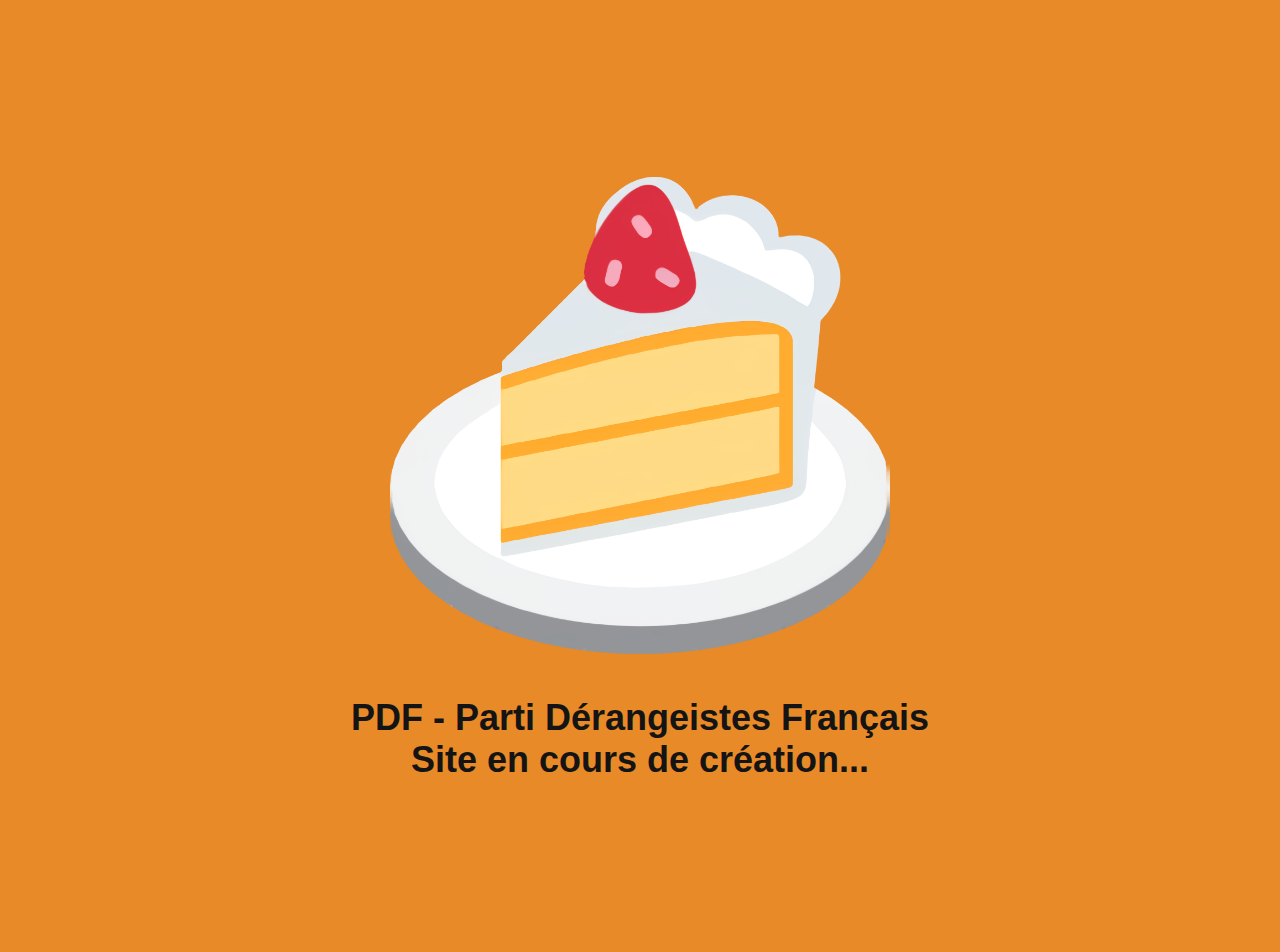
<file: index.html>
<!doctype html>
<html xmlns="https://www.w3.org/1999/xhtml">

<!--[Head - Titre, ico,]------------------------------------------------------------------------------------->

    <head>
         <meta http-equiv="Content-Type" content="text/html; charset=UTF-8" />
		 <meta name="google-site-verification" content="VZUv7LUMTmpJ7tJHoQ3MVZkgVF8niLLdKiYFX5UDDIw" />
		 <meta name="viewport" content="width=device-width, initial-scale=1.0">
         <title>PDF - Parti Dérangeistes Français</title>
         <link rel="stylesheet" href="style.css">
         <link rel="shortcut icon" type="image/png" href="logo-img-theme/logo/logo-2.png">
    </head>

<!--[Body - Menu]------------------------------------------------------------------------------------->

    <body>
		<!--
		<header>
			<nav>
			<ul>
			<li class="menu-list-1"><a href="index.html#prog">PDF</a>
				<ul class="sub-menu-1">
					<li><a href="">1</a></li>
					<li><a href="">2</a></li>
					<li><a href="">3</a></li>
					<li><a href="">4</a></li>
					<li><a href="">5</a></li>
				</ul>
			</li>
			<li class="menu-list-2"><a href="index.html#mouv">Les mouvements</a>
				<ul class="sub-menu-2">
					<li><a href="">1</a></li>
					<li><a href="">2</a></li>
					<li><a href="">3</a></li>
					<li><a href="">4</a></li>
					<li><a href="">5</a></li>
				</ul>
			</li>
			<li class="menu-list-3"><a href="index.html#lop">LOP</a>
				<ul class="sub-menu-3">
					<li><a href="">1</a></li>
					<li><a href="">2</a></li>
					<li><a href="">3</a></li>
					<li><a href="">4</a></li>
					<li><a href="">5</a></li>
				</ul>
			</li>
			<li class="menu-list-4"><a href="index.html#dout">Documents Utiles</a>
				<ul class="sub-menu-4">
					<li><a href="">1</a></li>
					<li><a href="">2</a></li>
					<li><a href="">3</a></li>
					<li><a href="">4</a></li>
					<li><a href="">5</a></li>
				</ul>
			</li>
			</ul>
			</nav>
			<button class="menu-btn">➕</button>
		</header>
		-->
		<br><br><br><br><br>
		 
<!--[............]------------------------------------------------------------------------------------->

	     	<center>
			
				<br>
				<br>
				<br>
				<img style="width:500px; height: 500px" src="logo-img-theme/logo/logo-2.png">
				<h1>PDF - Parti Dérangeistes Français<br> 
					Site en cours de création...</h1>
				<br><br><br><br><br><br><br>

				
				
				<!--[............]------------------------
				<iframe src="./page/PROGRAMME-DU-PARTI-DÉRANGEISTE-FRANÇAIS-0.1.pdf" height="875px" width="98%"></iframe>
				<h6><a href="https://docs.google.com/document/d/1R-qS6Oq_ZjO2UO7anf0YPd4PR2YDC8KJ4FOszOegVjo/edit?usp=sharing">Prog</a></h6>
				<a></a><hr width="1250" size="6">
				<a name="prog"> </a>
				<br><br><br><br><br>
				<h1>Le programme des Dérangeistes</h1>

				<p>
					1 - <br>
					2 - <br>
					3 - <br>
					4 - <br>
					5 - <br>
					6 - <br>
					7 - <br>
					8 - <br>
					9 - <br>
					10 - <br>
					11 - <br>
					12 - <br>
					13 - <br>
					14 - <br>
					15 - <br>
					16 - <br>
					17 - <br>
					18 - <br>
					19 - <br>
					20 - <br>
					21 - <br>
					22 - <br>
					23 - <br>
					24 - <br>
					25 - <br>
					26 - <br>
					27 - <br>
					28 - <br>
					29 - <br>
					30 - <br>
					31 - <br>
					32 - <br>
					33 - <br>
					34 - <br>
					35 - <br>
					36 - <br>
					37 - <br>
					38 - <br>
					39 - <br>
					40 - <br>
					41 - <br>
					42 - <br>
					43 - <br>
					44 - <br>
					45 - <br>
					46 - <br>
					47 - <br>
					48 - <br>
					49 - <br>
				</p>

				<br><br><br><br><br>
				<a></a><hr width="1250" size="6">
				<a name="mouv"> </a>
				<br><br><br><br><br>
				<h1>Les mouvements : Contrôlés / Fréquentables</h1>

				<div class="container">
					<div class="column1">
					<center>
						<p>
							Contrôlés : <br>
							<br>
							1 - LREM<br>
							2 - Horizon<br>
							3 - LR<br>
							4 - RN<br>
							5 - LFI<br>
							6 - PS<br>
							7 - EELV<br>
							8 - MODEM<br>
							9 - PCF<br>
							10 - RECONQUETE<br>
							11 - <br>
							12 - <br>
							13 - <br>
							14 - <br>
							15 - <br>
							16 - <br>
							17 - <br>
							18 - <br>
							19 - <br>
							20 - <br>
							21 - <br>
							22 - <br>
							23 - <br>
							24 - <br>
							25 - <br>
							26 - <br>
							27 - <br>
							28 - <br>
							29 - <br>
							30 - <br>
							31 - <br>
							32 - <br>
							33 - <br>
							34 - <br>
							35 - <br>
							36 - <br>
							37 - <br>
							38 - <br>
							39 - <br>
							40 - <br>
							41 - <br>
							42 - <br>
							43 - <br>
							44 - <br>
							45 - <br>
							46 - <br>
							47 - <br>
							48 - <br>
							49 - <br>
						</p>
					</center>
					</div>
					<div class="column2">
					<center>
						<p>
							Sans Avis : <br>
							<br>
							1 - NPA<br>
							2 - LO<br>
							3 - <br>
							4 - <br>
							5 - <br>
							6 - <br>
							7 - <br>
							8 - <br>
							9 - <br>
							10 - <br>
							11 - <br>
							12 - <br>
							13 - <br>
							14 - <br>
							15 - <br>
							16 - <br>
							17 - <br>
							18 - <br>
							19 - <br>
							20 - <br>
							21 - <br>
							22 - <br>
							23 - <br>
							24 - <br>
							25 - <br>
							26 - <br>
							27 - <br>
							28 - <br>
							29 - <br>
							30 - <br>
							31 - <br>
							32 - <br>
							33 - <br>
							34 - <br>
							35 - <br>
							36 - <br>
							37 - <br>
							38 - <br>
							39 - <br>
							40 - <br>
							41 - <br>
							42 - <br>
							43 - <br>
							44 - <br>
							45 - <br>
							46 - <br>
							47 - <br>
							48 - <br>
							49 - <br>
						</p>
					</center>
					</div>
					<div class="column3">
					<center>
						<p>
							Fréquentables : <br>
							<br>
							1 - Les Patriotes<br>
							2 - UPR<br>
							3 - DLF<br>
							4 - <br>
							5 - <br>
							6 - <br>
							7 - <br>
							8 - <br>
							9 - <br>
							10 - <br>
							11 - <br>
							12 - <br>
							13 - <br>
							14 - <br>
							15 - <br>
							16 - <br>
							17 - <br>
							18 - <br>
							19 - <br>
							20 - <br>
							21 - <br>
							22 - <br>
							23 - <br>
							24 - <br>
							25 - <br>
							26 - <br>
							27 - <br>
							28 - <br>
							29 - <br>
							30 - <br>
							31 - <br>
							32 - <br>
							33 - <br>
							34 - <br>
							35 - <br>
							36 - <br>
							37 - <br>
							38 - <br>
							39 - <br>
							40 - <br>
							41 - <br>
							42 - <br>
							43 - <br>
							44 - <br>
							45 - <br>
							46 - <br>
							47 - <br>
							48 - <br>
							49 - <br>
						</p>
					</center>
					</div>
				</div>

				<br><br><br><br><br><br><br><br><br><br><br><br><br><br><br><br><br><br><br><br><br><br><br><br><br><br><br><br><br><br><br><br><br><br><br><br><br><br>

				<br><br><br><br><br>
				<a></a><hr width="1250" size="6">
				<a name="lop"> </a>
				<br><br><br><br><br>
				<h1>LOP - Live d'Opinion Personnelle</h1>


				<br><br><br><br><br><br><br><br><br><br><br><br><br><br><br><br><br><br><br><br><br><br><br><br><br><br><br><br><br><br><br><br><br><br><br><br><br><br>

				<br><br><br><br><br>
				<a></a><hr width="1250" size="6">
				<a name="dout"> </a>
				<br><br><br><br><br>
				<h1>Documents Utiles</h1>

				<br><br><br><br><br><br><br><br><br><br><br><br><br><br><br><br><br><br><br><br><br><br><br><br><br><br><br><br><br><br><br><br><br><br><br><br><br><br>
			------------------------------------------------------------->
			</center> 
</body>
</html>
</file>
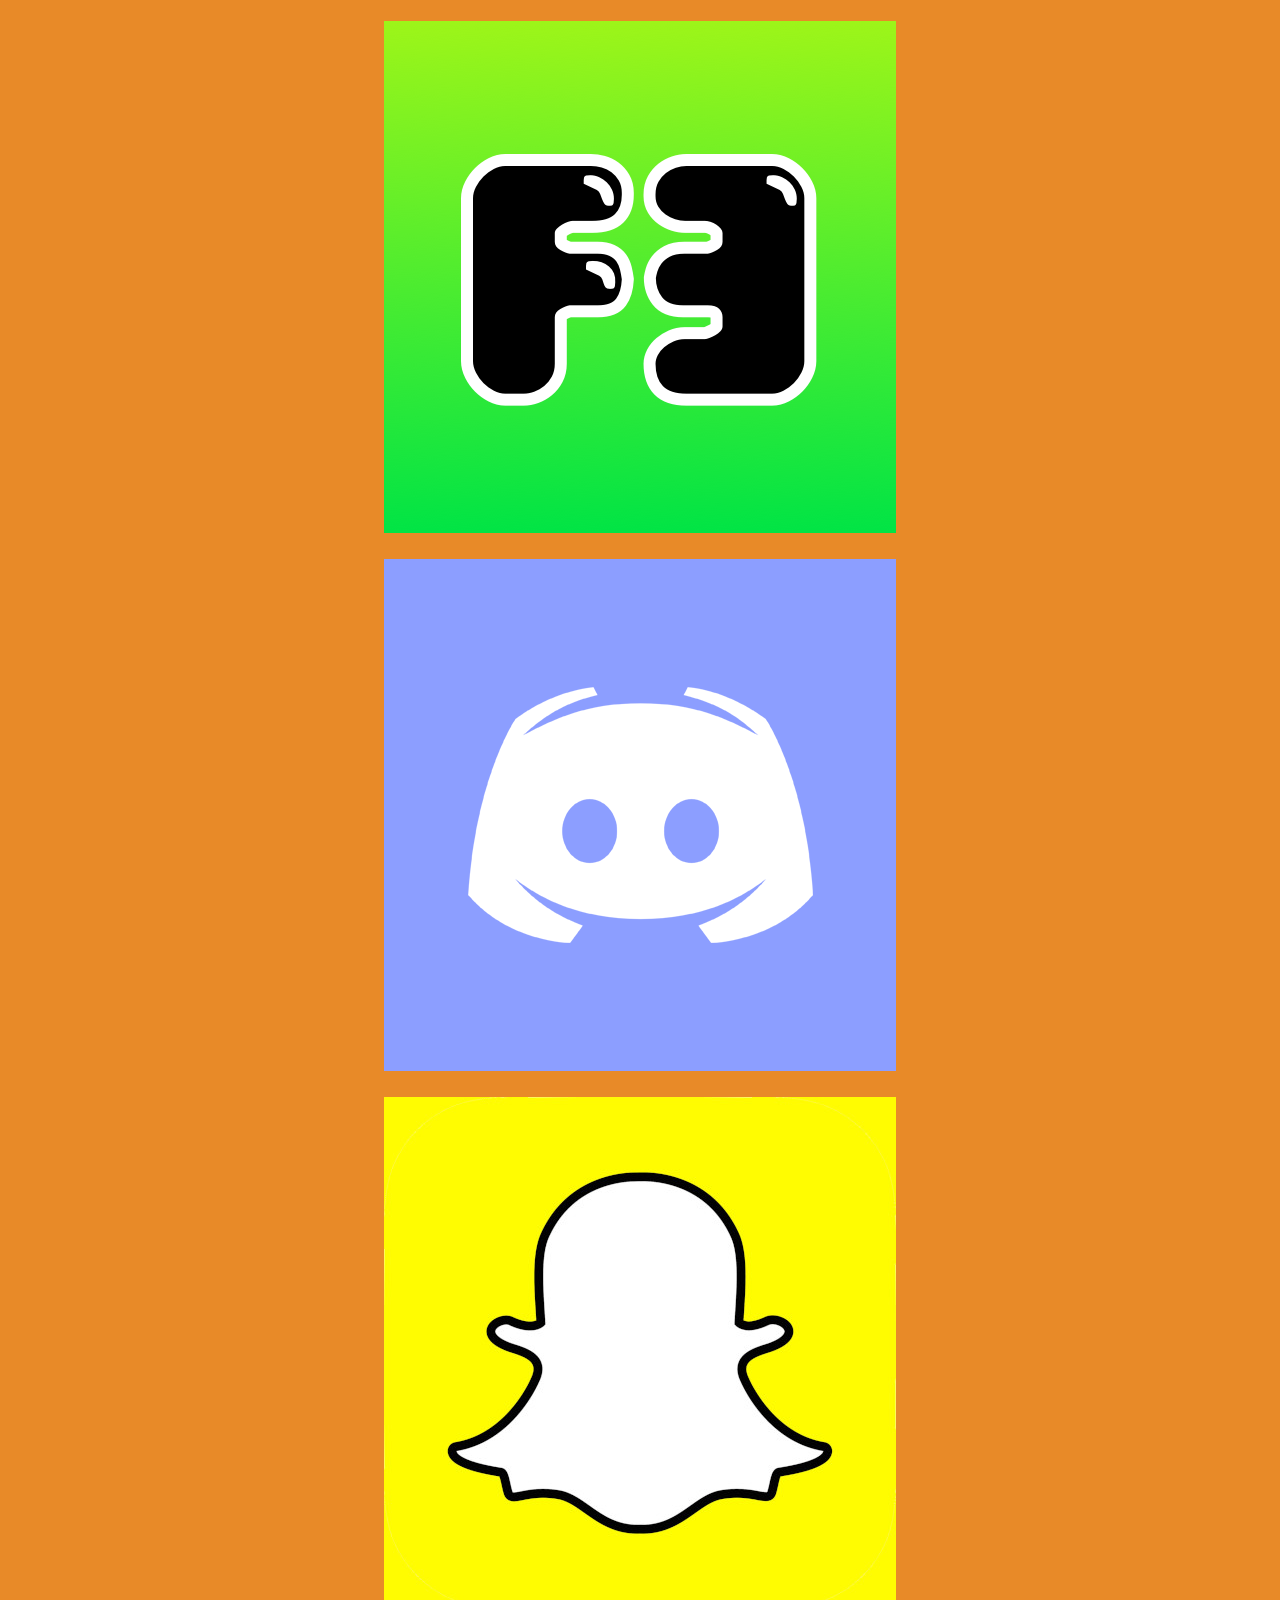
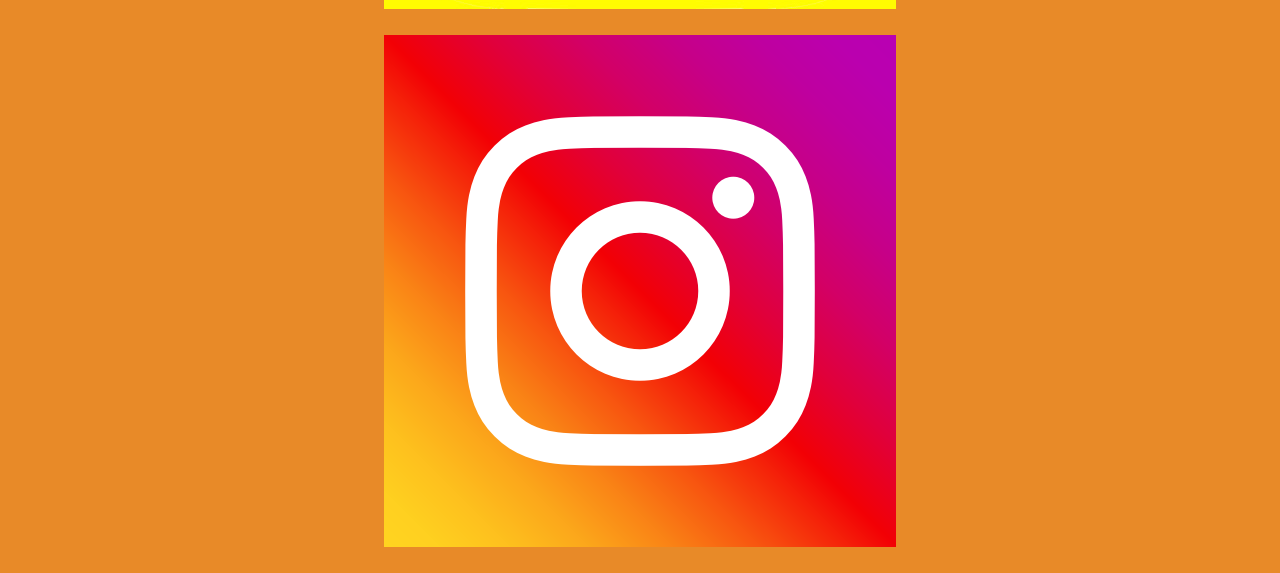
<file: page/ancien/OPG-Projet/BSM-Officiel/index.html>
<!doctype html>
<html xmlns="https://www.w3.org/1999/xhtml">

<!--[Head - Titre, ico,]------------------------------------------------------------------------------------->

    <head>
         <meta http-equiv="Content-Type" content="text/html; charset=UTF-8" />
		 <meta name="google-site-verification" content="tk-1e2hUnaaLTLD7sw_zI6nqavs5HazcmSFQktY0fUk" />
         <title>BoulogneCity62</title>
         <link rel="stylesheet" href="/style.css">
    </head>

<!--[Body - Menu]------------------------------------------------------------------------------------->

    <body>
		 
<!--[............]------------------------------------------------------------------------------------->

	     	<center>
                <br>
                <a href="https://f3.cool/bsm_officiel" target="_BLANK"><img src="f3.png"></a><br>
                <br>
                <a href="https://discord.gg/J43vmw4" target="_BLANK"><img src="discord.jpg"></a><br>
                <br>
                <a href="https://www.snapchat.com/add/bsm-officiel" target="_BLANK"><img src="snap.jpg"></a><br>
                <br>
                <a href="https://www.instagram.com/officiel_bsm/" target="_BLANK"><img src="instagram.png"></a><br>
                <br>
                <!--
                <br>
                <h6><a href="./fini/">Affiche-Manifestation-Terminer</a></h>
                -->
			</center> 
    <!--          </body>           </-->
</body>
</html>
</file>
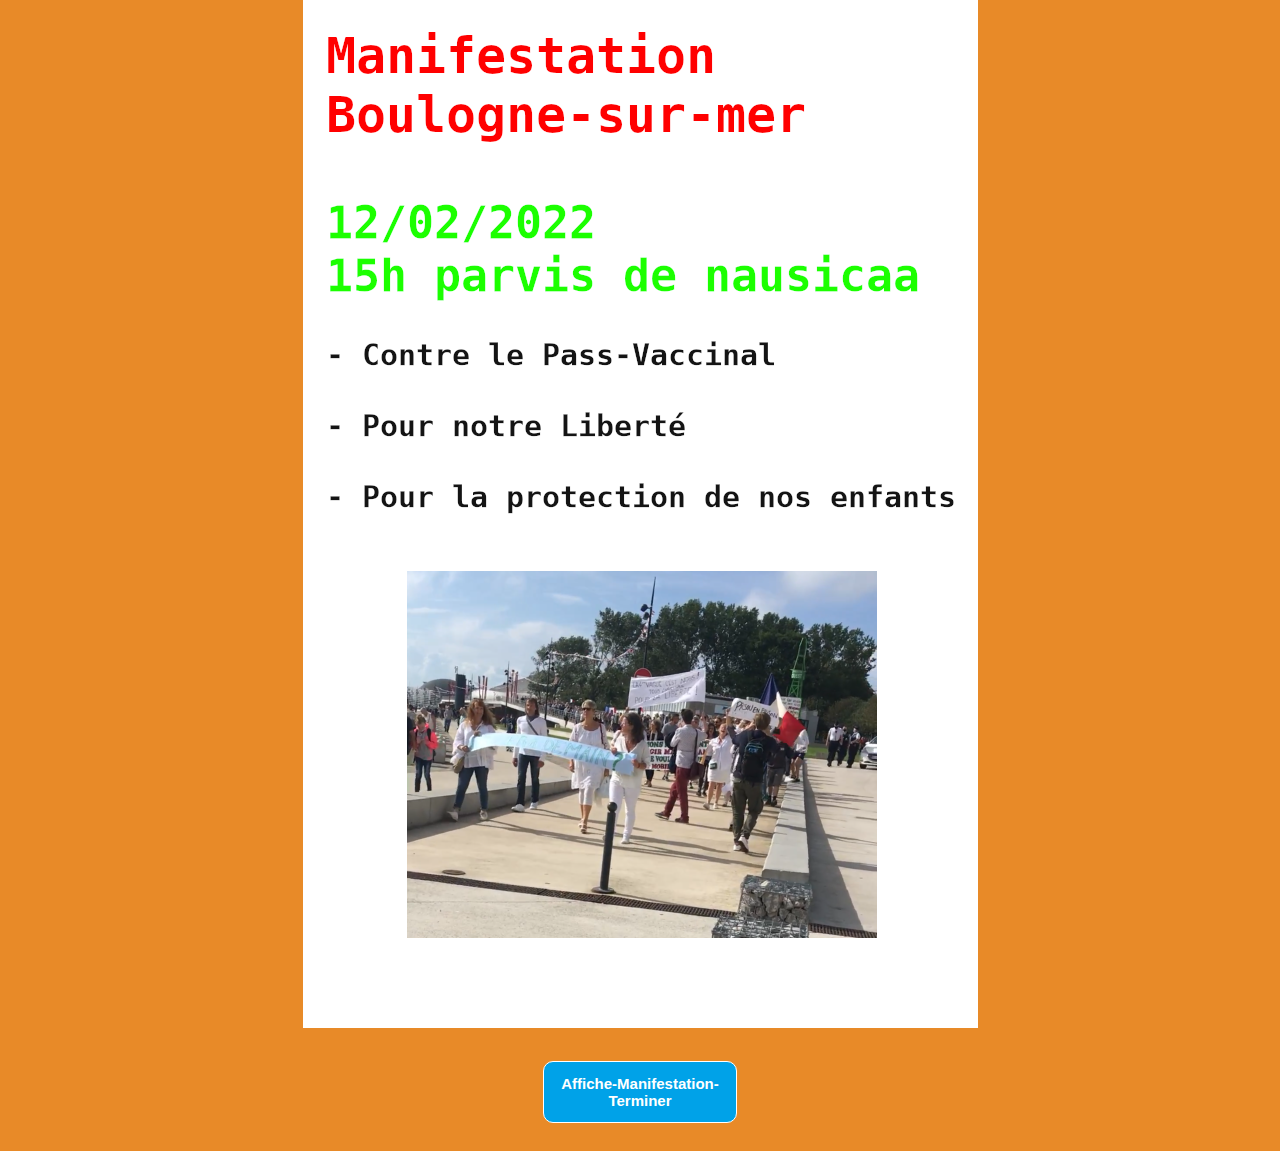
<file: page/ancien/OPG-Projet/bsmantipass/index.html>
<!doctype html>
<html xmlns="https://www.w3.org/1999/xhtml">

<!--[Head - Titre, ico,]------------------------------------------------------------------------------------->

    <head>
         <meta http-equiv="Content-Type" content="text/html; charset=UTF-8" />
		 <meta name="google-site-verification" content="tk-1e2hUnaaLTLD7sw_zI6nqavs5HazcmSFQktY0fUk" />
         <title>Boulogne-sur-mer AntiPass</title>
         <link rel="stylesheet" href="/style.css">
    </head>

<!--[Body - Menu]------------------------------------------------------------------------------------->

    <body>
		 
<!--[............]------------------------------------------------------------------------------------->

	     	<center>
                <!--
                <h6><a href="./video.html">Vidéos-Manifestation-Terminer</a></h>
                <br>
                -->
                <img src="Manif-12-02-2022.png">
                <br>
                <h6><a href="./fini/">Affiche-Manifestation-Terminer</a></h>
			</center> 
    <!--          </body>           </-->
</body>
</html>
</file>
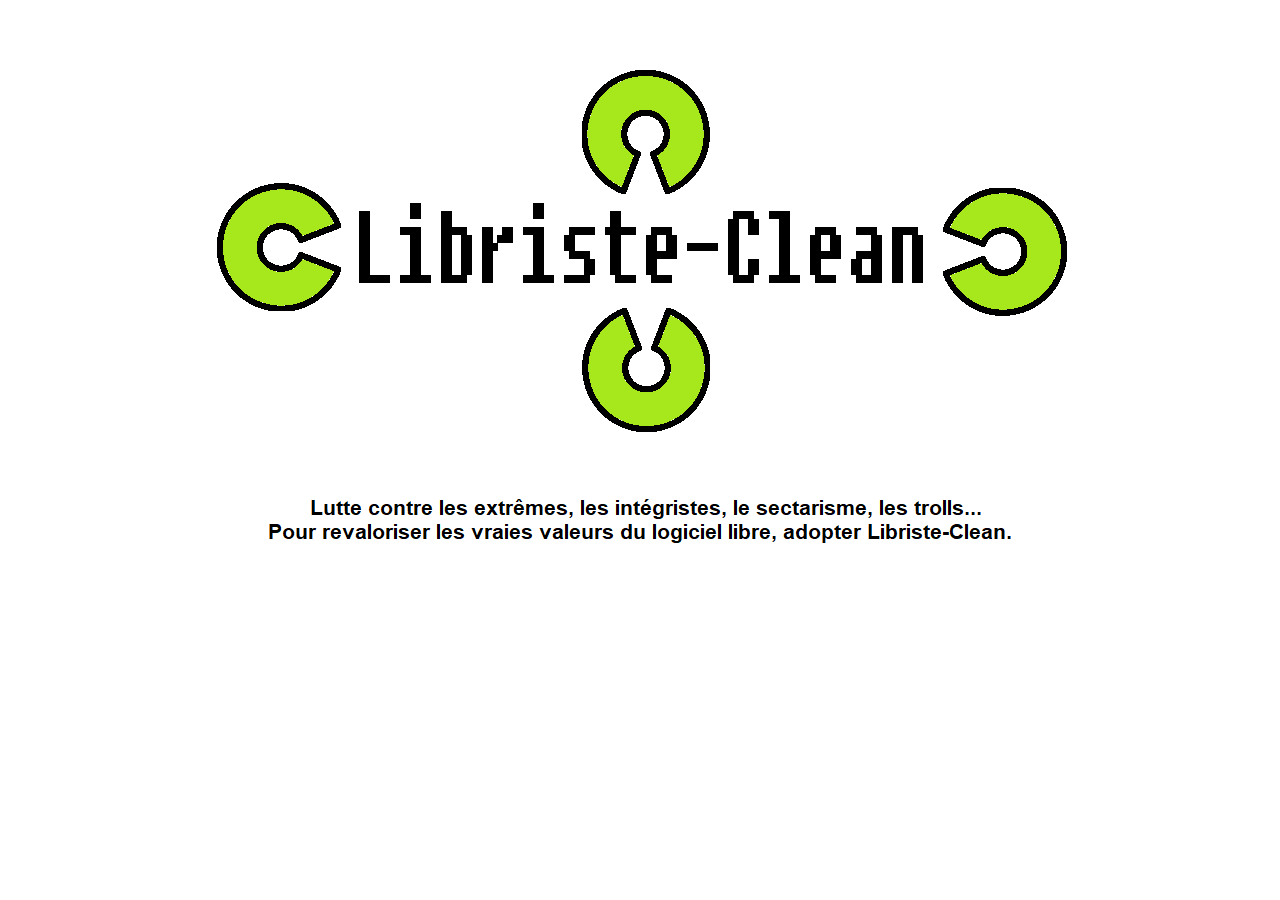
<file: page/ancien/OPG-Projet/Libristre-Clean/index.html>
<!doctype html>
<html xmlns="https://www.w3.org/1999/xhtml">

<!--[Head - Titre, ico,]------------------------------------------------------------------------------------->

    <head>
         <meta http-equiv="Content-Type" content="text/html; charset=UTF-8" />
		 <meta name="google-site-verification" content="tk-1e2hUnaaLTLD7sw_zI6nqavs5HazcmSFQktY0fUk" />
         <title>Libriste-Clean</title>
         <!-- <link rel="stylesheet" href="/style.css">  -->
    </head>

<!--[Body - Menu]------------------------------------------------------------------------------------->

    <body>
		 
<!--[............]------------------------------------------------------------------------------------->

	     	<center>
                <img src="Libriste-Clean.png">
			</center> 
    <!--          </body>           </-->
</body>
</html>
</file>
<file: style.css>
HTML CSSResult Skip Results Iframe
EDIT ON
/*Reset CSS*/

html{
    margin: 0;
    padding: 0;
}

a{
    color: white;
    text-decoration: none;
    font-family: Arial;
    font-size: 18px;
}

body {
    background-color: #e88a28;
    color: #141414;
    font-family: Arial;
    font-size: 18px;
    text-align: center;
    margin: 0;
    padding: 0;
}

header {
    position: fixed;
    width: 100%;
    height: 100%;

}

/* ----------------------------------------------------------------- */

nav{
    position: center;
	margin: 0px auto;
    border: 2px solid #000000;
    background: #00a2e8;
    border-bottom-left-radius: 10px;
    border-bottom-right-radius: 10px;
    padding: 0;
    margin: 0;
}

nav ul{
    list-style-type: none;
    padding: 0;
    margin: 0;
}

nav ul li:hover {
    background-color: #ed1c24;
    border: 1px solid #000000;
    z-index: -1;
    border-bottom-left-radius: 10px;
    border-bottom-right-radius: 10px;
    border-bottom: 0px solid transparent;/*Evite le décalage des éléments sous le menu à cause de la bordure en :hover*/
}

nav ul li{
    float: left;
    width: 24.97%;/*100% divisé par le nombre d'éléments de menu*/
    text-align: center;/*Centre le texte dans les éléments de menu*/
    bottom: center;
    margin: 0;
    padding: 0;
}

nav a{
    display: center;
    display: block; /*Toute la surface sera cliquable*/
    text-decoration: none;
    color: white;
    border-style: 5px white;
    padding: 15px 0px;/*Agrandit le menu et espace la bordure du texte*/
}



/*--------------------------------------------------------------------------*/
.sub-menu-1 {
    display: none; /* Cacher le bouton par défaut */
}
.menu-list-1:hover {
    .sub-menu-1{
        display: block;
    }
}

nav > ul li:hover .sub-menu-1{
    display: block;
}

.sub-menu-1 li{
    float: none;
    width: 100%;
    text-align: center;
}
/*------------------------------------------*/
.sub-menu-2 {
    display: none; /* Cacher le bouton par défaut */
}
.menu-list-2:hover {
    .sub-menu-2{
        display: block;
    }
}

nav > ul li:hover .sub-menu-2{
    display: block;
}

.sub-menu-2 li{
    float: none;
    width: 100%;
    text-align: center;
}
/*------------------------------------------*/
.sub-menu-3 {
    display: none; /* Cacher le bouton par défaut */
}
.menu-list-3:hover {
    .sub-menu-3{
        display: block;
    }
}

nav > ul li:hover .sub-menu-3{
    display: block;
}

.sub-menu-3 li{
    float: none;
    width: 100%;
    text-align: center;
}
/*------------------------------------------*/
.sub-menu-4 {
    display: none; /* Cacher le bouton par défaut */
}
.menu-list-4:hover {
    .sub-menu-4{
        display: block;
    }
}

nav > ul li:hover .sub-menu-4{
    display: block;
}

.sub-menu-4 li{
    float: none;
    width: 100%;
    text-align: center;
}
/*--------------------------------------------------------------------------*/
.menu-btn {
    display: none; /* Cacher le bouton par défaut */
}

/* Media queries pour le rendu responsive */
@media screen and (max-width: 1629px) {
    nav {
        display: none;
    }
    nav ul {
        display: none;
    }
    
    .menu-btn {
        font-size: 25px;
        padding: 1.5%;
        margin: 1.5%;
        display: block; /* Afficher le bouton */
        border: 1px solid #000000;
        background: #00a2e8;
        border-bottom-left-radius: 100px;
        border-bottom-right-radius: 100px;
        border-top-left-radius: 100px;
        border-top-right-radius: 100px;
        z-index: -1;
        color: white;
        border-style: 5px white;
 
    }
    .menu-btn:hover {
        background-color: #ed1c24;
        border: 1px solid #000000;
        z-index: -1;

    }
}

/* Media queries pour le rendu responsive */
@media screen and (max-width: 600px) {
    nav {
        display: none;
    }
    nav ul {
        display: none;
    }
    
    .menu-btn {
        font-size: 20px;
        padding: 5%;
        margin: 5%;

        display: block; /* Afficher le bouton */
        border: 1px solid #000000;
        background: #00a2e8;
        border-bottom-left-radius: 100px;
        border-bottom-right-radius: 100px;
        border-top-left-radius: 100px;
        border-top-right-radius: 100px;
        z-index: -1;
        color: white;
        border-style: 5px white;
    }
    .menu-btn:hover {
        background-color: #ed1c24;
        border: 1px solid #000000;
        z-index: -1;
    }
}

/* ----------------------------------------------------------------- */

.navlink:last-child {
    border-left: none;
    border-right: none;
}

.conteneur{
    margin: 0px 0px;
    height: 1500px;
} 

nav #li-deb{
    border-right: 1px solid white;
}

nav #li-mid{
    border-right: 1px solid white;
    border-left: 1px solid white;
}

nav #li-fin{
    border-left: 1px solid white;
}

.submenu{
    display: none;
}

nav ul::after{
    content: "";
    display: block;
    clear: both;
}

h6 a{
    color: white;
    text-decoration: none;
    font-family: Arial;
    font-size: 15px;
    position: center;
	margin: 0px auto;
    border: 1px solid white;
    background: #00a2e8;
    width: 15%;
    border-radius: 10px;
    padding: 0;
    margin: 0;
    display: center;
    display: block; /*Toute la surface sera cliquable*/
    text-decoration: none;
    color: white;
    border-style: 5px white;
    padding: 13px 0px;/*Agrandit le menu et espace la bordure du texte*/
}

h6 a:hover {
    background-color: #00a2e8;
    z-index: -1;
    border-radius: 10px;
}

/*
h6 {
    color: white;
    text-decoration: none;
    font-family: Arial;
    font-size: 20;
    position: center;
	margin: 0px auto;
    border: 1px solid white;
    background: #ee0000;
    width: 15%;
    border-radius: 10px;
    padding: 0;
    margin: 0;
    display: center;
    display: block; *Toute la surface sera cliquable*
    text-decoration: none;
    color: white;
    border-bottom: 0px solid transparent; *Evite le décalage des éléments sous le menu à cause de la bordure en :hover*
    border-style: 5px white;
    padding: 15px 0px;*Agrandit le menu et espace la bordure du texte*
}

h6:hover {
    background-color: #ffb516;
    z-index: -1;
    border-radius: 10px;
}
*/

h4{
    color: #141414;
    text-decoration: none;
    font-family: Arial;
    font-size: 25;
}

/* Monospaced elements */
kbd, pre, .command {
    font-family:monospace;
  }
  .systemitem {
    font-style:italic;
  }
  pre {
    background-color:#242424;
    color:#ffffff;
    margin:1em;
    padding:.2em .5em .5em 2em;
    border-radius:8px;
    position:relative;
    box-sizing: border-box;
    overflow:auto;
    font-weight:bold;
    display: inline-block;
  }



  ::selection {
    color: rgb(0, 0, 0);
    background: #3cff00;
  }
  /* width */
  ::-webkit-scrollbar {
    width: 10px;
  }
  
  /* Track */
  ::-webkit-scrollbar-track {
    background: #e88a28; 
  }
  
  /* Handle */
  ::-webkit-scrollbar-thumb {
    background: repeating-linear-gradient(to right, #00a2e8, #ffffff, #ed1c24);
    border-radius: 7px;
    border: 1px solid white;
  }
  
  /* Handle on hover */
  ::-webkit-scrollbar-thumb:hover {
    background: repeating-linear-gradient(to right, #00a2e8, #ffffff, #ed1c24);
    border-radius: 7px;
    border: 1px solid white;
  }

  h5 a{
    color: white;
    text-decoration: none;
    font-family: Arial;
    font-size: 14px;
	margin: 0px auto;
    border: 2px solid #000000;
    background: #ffcf09;
    width: 1200px;
    border-radius: 10px;
    padding: 0;
    margin: 0;
    display: block; /*Toute la surface sera cliquable*/
    text-decoration: none;
    color: #000000;
    padding: 13px 0px;/*Agrandit le menu et espace la bordure du texte*/
}

h5 a:hover {
    background-color: #e88a28;
    border-radius: 10px;
}

hr {
    background-color: #000000;
    border-radius: 1px;
    border: 0px solid;
    color: #fff;
  }

  .container {
    display: flex;
    align-items: center;
}
  
.column1 {
    flex: 1;
    padding: 0px;
}

.column2 {
    flex: 1;
    padding: 0px;
}

.column3 {
    flex: 1;
    padding: 0px;
}

a{
    padding: 100;
}
</file>
